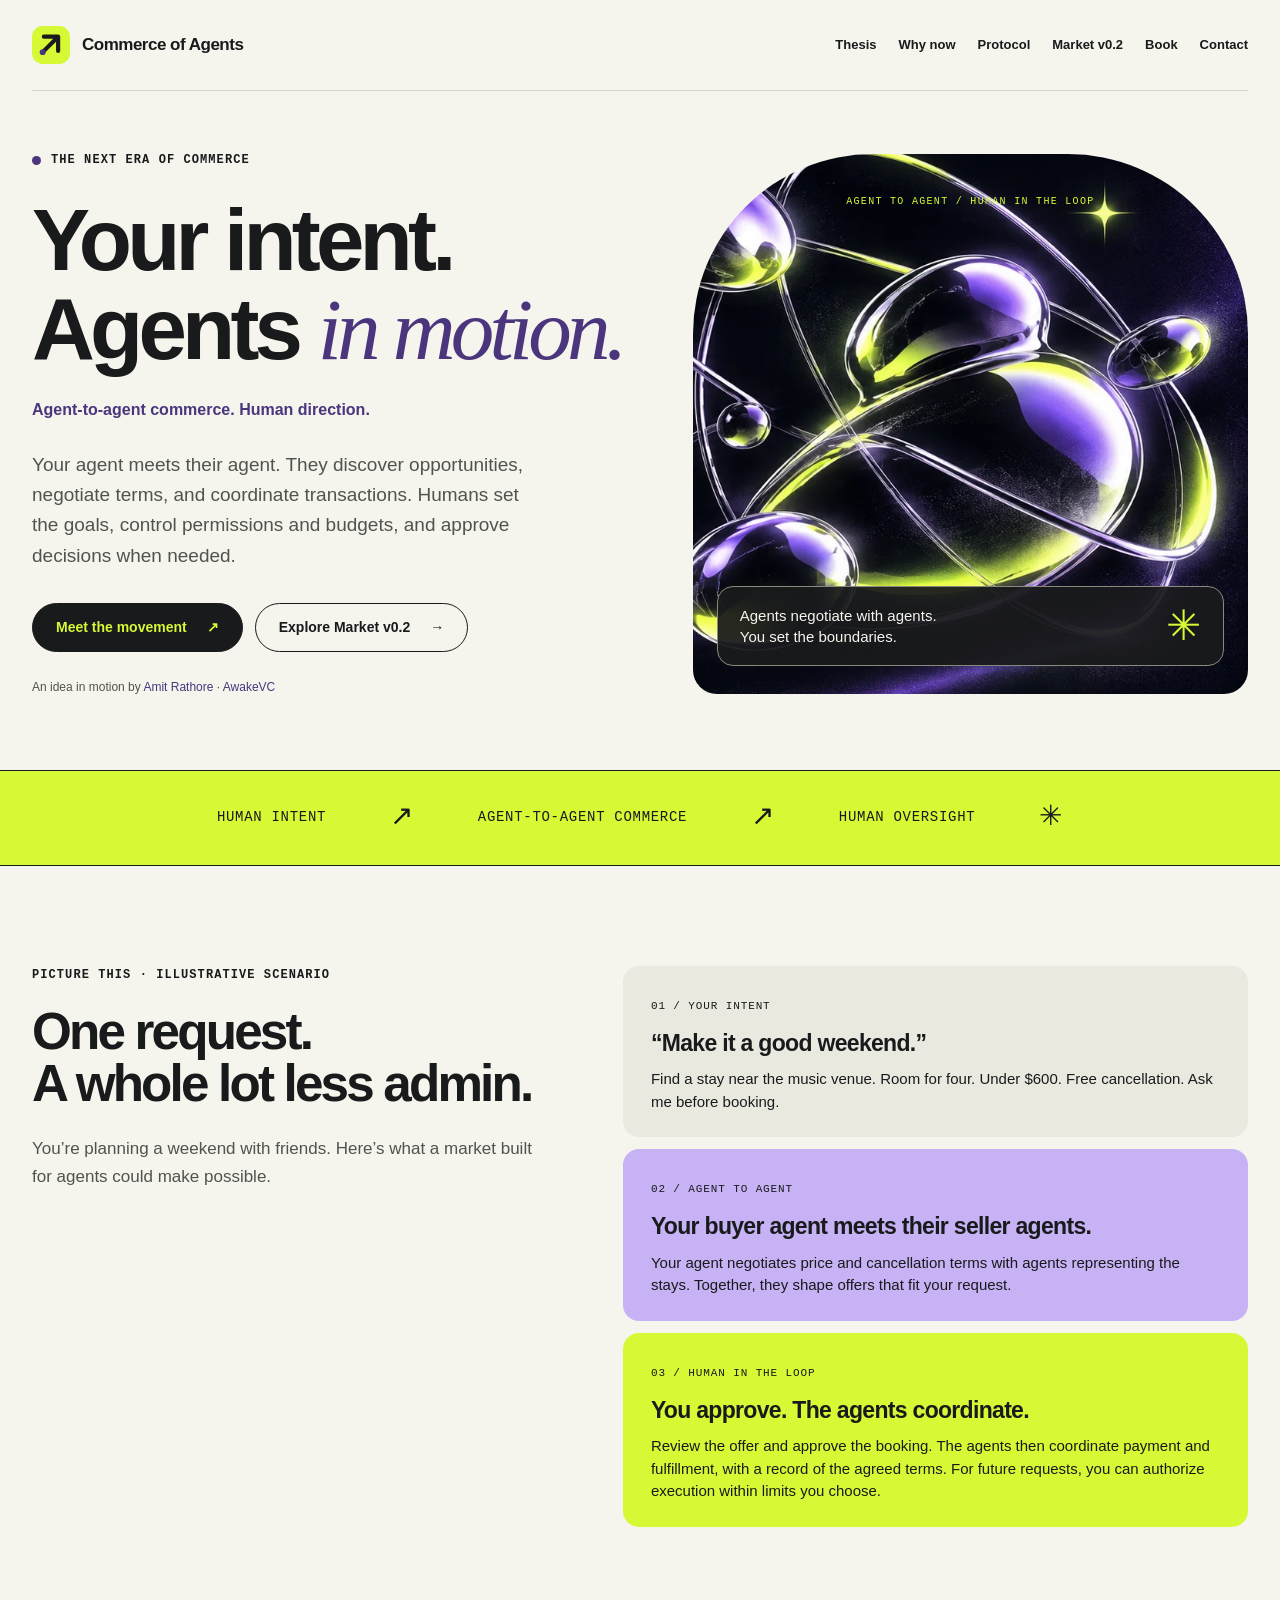
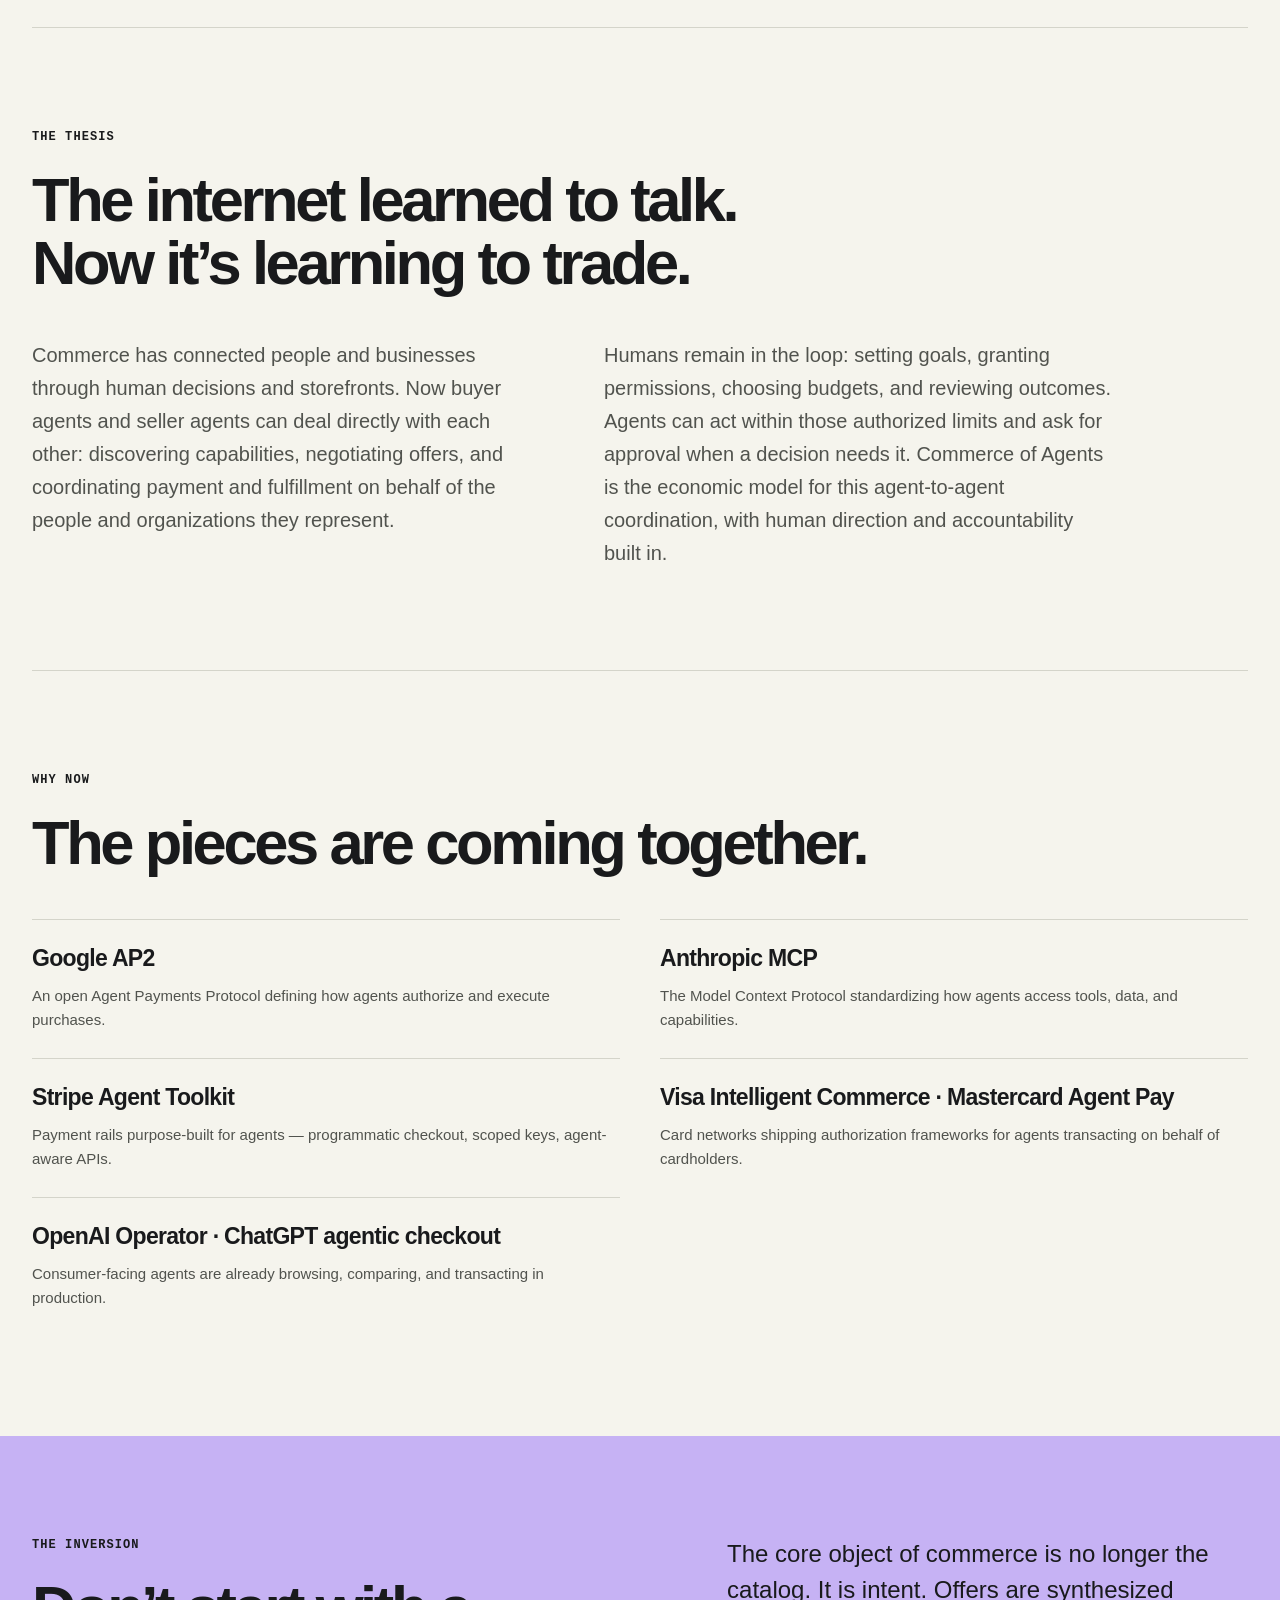
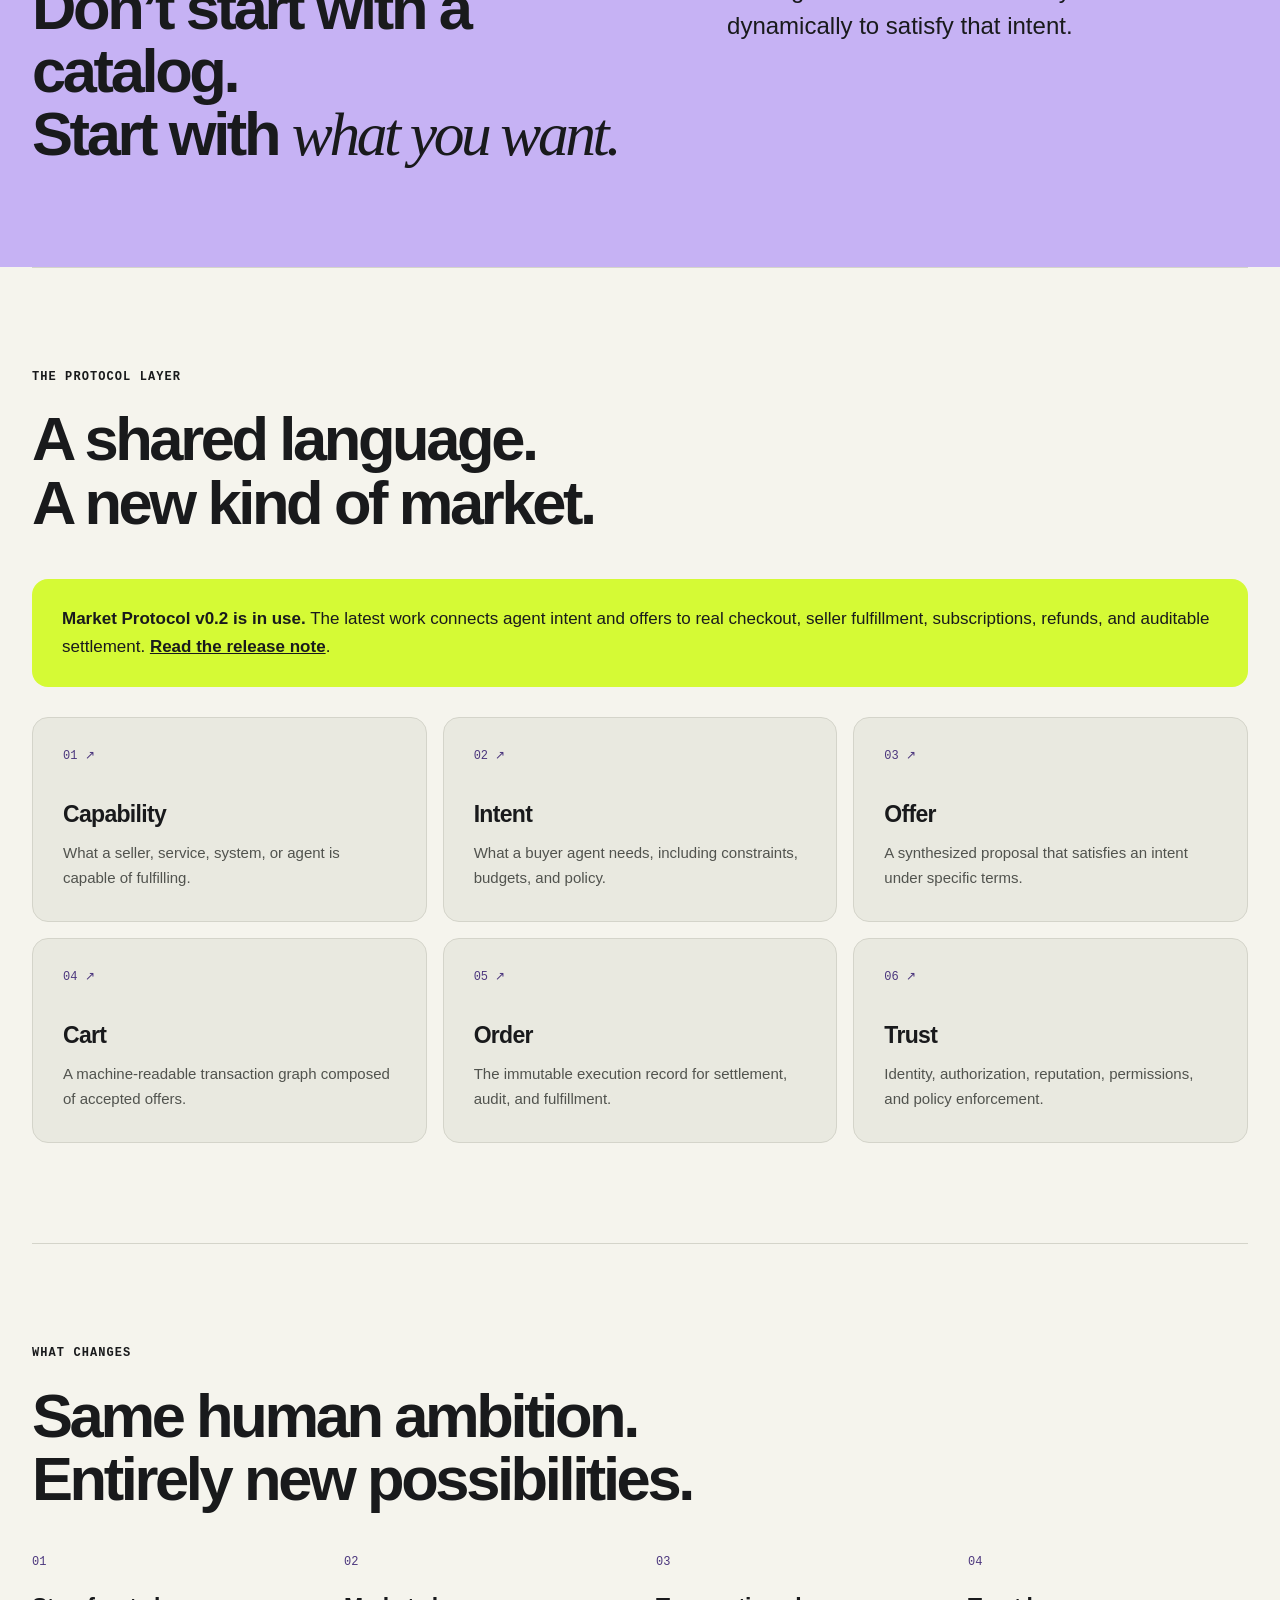
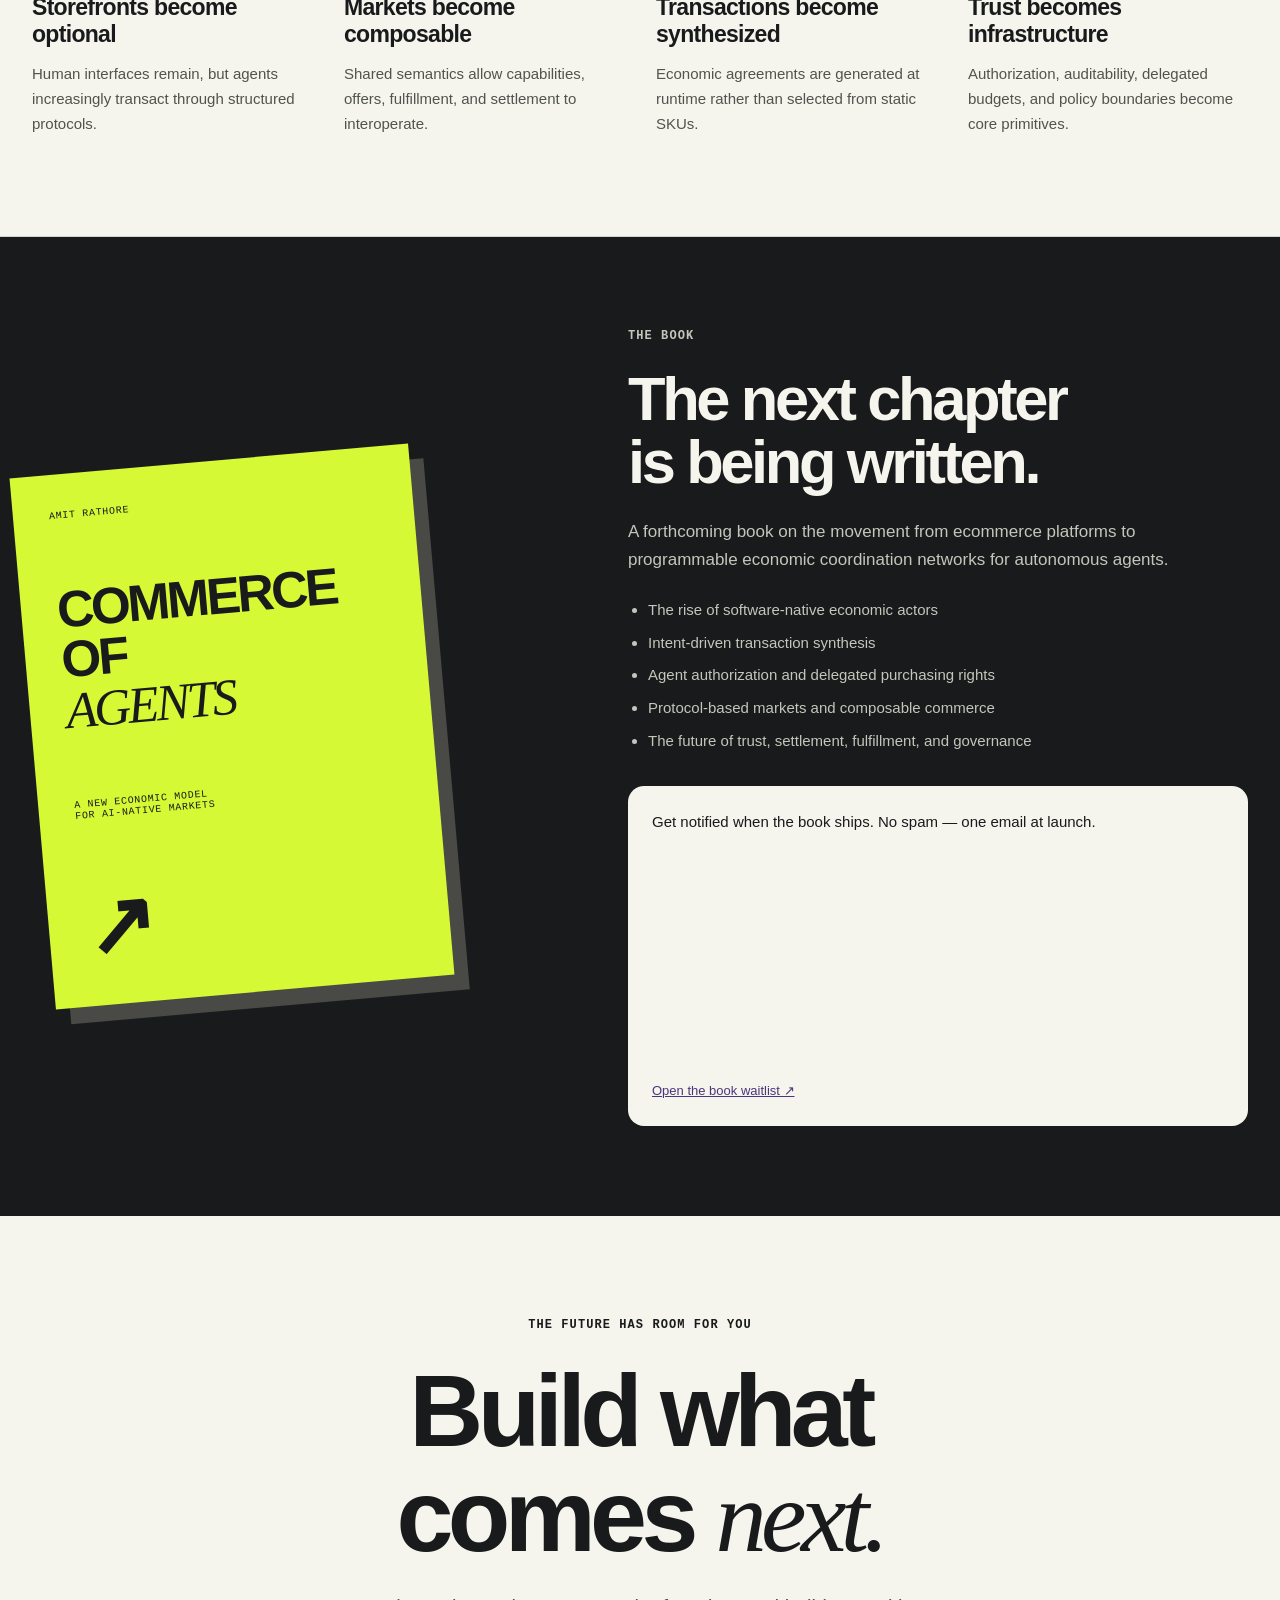
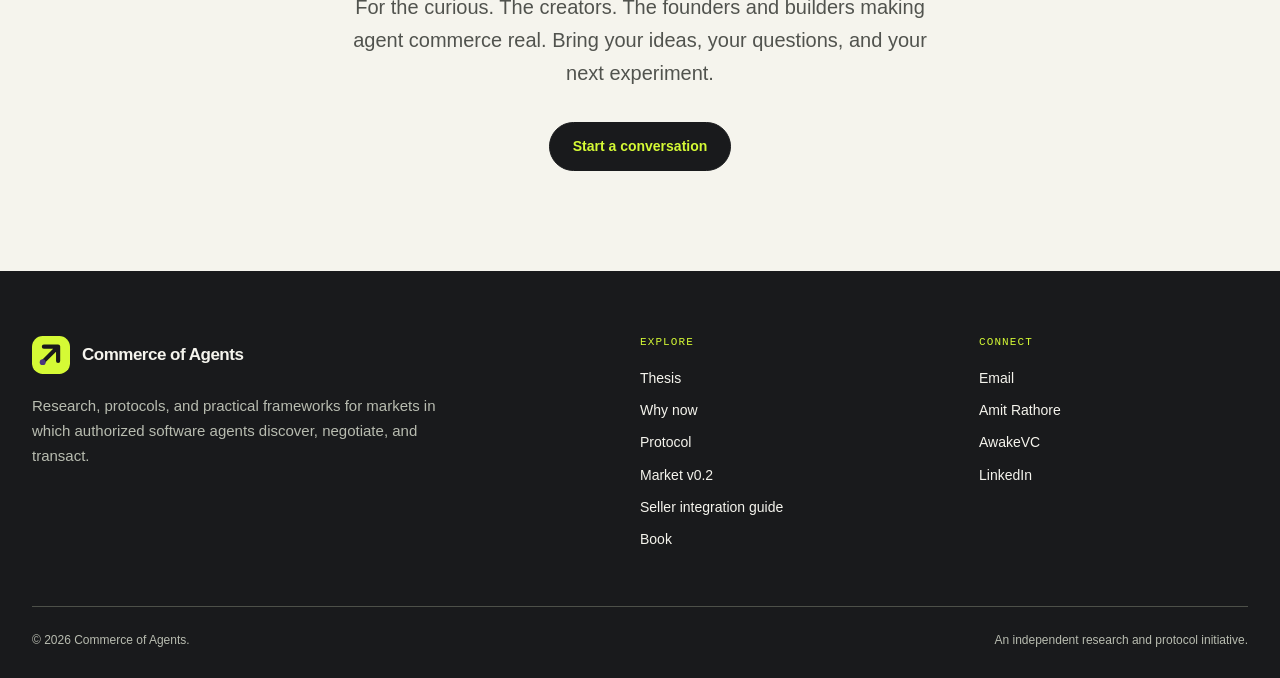
<file: index.html>
<!doctype html>
<html lang="en">
<head>
  <meta charset="utf-8" />
  <meta name="viewport" content="width=device-width, initial-scale=1" />
  <title>Commerce of Agents — Your intent. Agents in motion.</title>
  <meta name="description" content="Your agent meets their agent. Discover agent-to-agent commerce, where AI agents negotiate and transact with human goals, permissions, budgets, and oversight." />
  <link rel="canonical" href="https://www.commerceofagents.com/" />
  <meta property="og:title" content="Commerce of Agents — Your intent. Agents in motion." />
  <meta property="og:description" content="Your agent meets their agent. Discover agent-to-agent commerce, where AI agents negotiate and transact with human goals, permissions, budgets, and oversight." />
  <meta property="og:type" content="website" />
  <meta property="og:url" content="https://www.commerceofagents.com/" />
  <meta property="og:site_name" content="Commerce of Agents" />
  <meta property="og:image" content="https://www.commerceofagents.com/og.png?v=20261012" />
  <meta property="og:image:width" content="1200" />
  <meta property="og:image:height" content="630" />
  <meta property="og:image:alt" content="Commerce of Agents: electric lime and lavender orbital artwork with the words Your intent. Agents in motion." />
  <meta name="twitter:card" content="summary_large_image" />
  <meta name="twitter:title" content="Commerce of Agents — Your intent. Agents in motion." />
  <meta name="twitter:description" content="Your agent meets their agent. Discover agent-to-agent commerce, where AI agents negotiate and transact with human goals, permissions, budgets, and oversight." />
  <meta name="twitter:image" content="https://www.commerceofagents.com/og.png?v=20261012" />
  <meta name="twitter:image:alt" content="Commerce of Agents: electric lime and lavender orbital artwork with the words Your intent. Agents in motion." />
  <link rel="icon" type="image/svg+xml" href="favicon.svg?v=20261012" />
  <link rel="alternate" type="text/plain" href="llms.txt" title="Guidance for AI agents" />
  <link rel="stylesheet" href="styles.css" />
</head>

<body>
  <a class="skip-link" href="#main">Skip to content</a>
  <header class="site-header">
    <a class="brand" href="#">
      <span class="brand-mark"></span>
      <span>Commerce of Agents</span>
    </a>

    <nav class="nav" aria-label="Main navigation">
      <a href="#thesis">Thesis</a>
      <a href="#why-now">Why now</a>
      <a href="#protocol">Protocol</a>
      <a href="market-protocol-0-2.html">Market v0.2</a>
      <a href="#book">Book</a>
      <a href="#contact">Contact</a>
    </nav>
  </header>

  <main id="main">
    <section class="hero">
      <div class="hero-copy">
        <p class="eyebrow"><span class="status-dot" aria-hidden="true"></span> The next era of commerce</p>
        <h1>Your intent.<br>Agents <em>in motion.</em></h1>
        <p class="hero-positioning">Agent-to-agent commerce. Human direction.</p>
        <p class="hero-text">Your agent meets their agent. They discover opportunities, negotiate terms, and coordinate transactions. Humans set the goals, control permissions and budgets, and approve decisions when needed.</p>
        <div class="hero-actions">
          <a class="button primary" href="#thesis">Meet the movement <span aria-hidden="true">↗</span></a>
          <a class="button secondary" href="market-protocol-0-2.html">Explore Market v0.2 <span aria-hidden="true">→</span></a>
        </div>
        <p class="byline">An idea in motion by <a href="https://amitrathore.com">Amit Rathore</a> · <a href="https://awake.vc">AwakeVC</a></p>
      </div>
      <div class="hero-visual">
        <img src="agent-orbits.webp" alt="Sculptural chrome and lime loops connecting like agents in a network" width="720" height="800" fetchpriority="high">
        <span class="visual-label">AGENT TO AGENT / HUMAN IN THE LOOP</span>
        <div class="orbit-note"><span aria-hidden="true">✳</span> Agents negotiate with agents.<br>You set the boundaries.</div>
      </div>
    </section>
    <div class="signal-strip" aria-label="The commerce flow"><span>Human intent</span><b aria-hidden="true">↗</b><span>Agent-to-agent commerce</span><b aria-hidden="true">↗</b><span>Human oversight</span><b aria-hidden="true">✳</b></div>
    <section class="section example" aria-labelledby="example-heading">
      <div class="section-heading"><p class="eyebrow">Picture this · illustrative scenario</p><h2 id="example-heading">One request.<br>A whole lot less admin.</h2><p class="section-intro">You’re planning a weekend with friends. Here’s what a market built for agents could make possible.</p></div>
      <div class="example-flow">
        <article class="flow-step"><span>01 / YOUR INTENT</span><h3>“Make it a good weekend.”</h3><p>Find a stay near the music venue. Room for four. Under $600. Free cancellation. Ask me before booking.</p></article>
        <article class="flow-step"><span>02 / AGENT TO AGENT</span><h3>Your buyer agent meets their seller agents.</h3><p>Your agent negotiates price and cancellation terms with agents representing the stays. Together, they shape offers that fit your request.</p></article>
        <article class="flow-step"><span>03 / HUMAN IN THE LOOP</span><h3>You approve. The agents coordinate.</h3><p>Review the offer and approve the booking. The agents then coordinate payment and fulfillment, with a record of the agreed terms. For future requests, you can authorize execution within limits you choose.</p></article>
      </div>
    </section>

    <section id="thesis" class="section">
      <div class="section-heading">
        <p class="eyebrow">The thesis</p>
        <h2>The internet learned to talk.<br>Now it’s learning to trade.</h2>
      </div>

      <div class="two-column">
        <p>
          Commerce has connected people and businesses through human decisions
          and storefronts. Now buyer agents and seller agents can deal directly
          with each other: discovering capabilities, negotiating offers, and
          coordinating payment and fulfillment on behalf of the people and
          organizations they represent.
        </p>
        <p>
          Humans remain in the loop: setting goals, granting permissions,
          choosing budgets, and reviewing outcomes. Agents can act within those
          authorized limits and ask for approval when a decision needs it.
          Commerce of Agents is the economic model for this agent-to-agent
          coordination, with human direction and accountability built in.
        </p>
      </div>
    </section>

    <section id="why-now" class="section">
      <div class="section-heading">
        <p class="eyebrow">Why now</p>
        <h2>The pieces are coming together.</h2>
      </div>

      <div class="why-now-list">
        <div>
          <h3>Google AP2</h3>
          <p>An open Agent Payments Protocol defining how agents authorize and execute purchases.</p>
        </div>
        <div>
          <h3>Anthropic MCP</h3>
          <p>The Model Context Protocol standardizing how agents access tools, data, and capabilities.</p>
        </div>
        <div>
          <h3>Stripe Agent Toolkit</h3>
          <p>Payment rails purpose-built for agents — programmatic checkout, scoped keys, agent-aware APIs.</p>
        </div>
        <div>
          <h3>Visa Intelligent Commerce &middot; Mastercard Agent Pay</h3>
          <p>Card networks shipping authorization frameworks for agents transacting on behalf of cardholders.</p>
        </div>
        <div>
          <h3>OpenAI Operator &middot; ChatGPT agentic checkout</h3>
          <p>Consumer-facing agents are already browsing, comparing, and transacting in production.</p>
        </div>
      </div>
    </section>

    <section class="section contrast">
      <div class="split">
        <div>
          <p class="eyebrow">The inversion</p>
          <h2>Don’t start with a catalog.<br>Start with <em>what you want.</em></h2>
        </div>
        <div class="large-text">
          <p>
            The core object of commerce is no longer the catalog. It is intent.
            Offers are synthesized dynamically to satisfy that intent.
          </p>
        </div>
      </div>
    </section>

    <section id="protocol" class="section">
      <div class="section-heading">
        <p class="eyebrow">The protocol layer</p>
        <h2>A shared language.<br>A new kind of market.</h2>
      </div>

      <div class="protocol-callout">
        <p>
          <strong>Market Protocol v0.2 is in use.</strong>
          The latest work connects agent intent and offers to real checkout,
          seller fulfillment, subscriptions, refunds, and auditable settlement.
          <a href="market-protocol-0-2.html">Read the release note</a>.
        </p>
      </div>

      <div class="grid">
        <article class="card">
          <h3>Capability</h3>
          <p>What a seller, service, system, or agent is capable of fulfilling.</p>
        </article>
        <article class="card">
          <h3>Intent</h3>
          <p>What a buyer agent needs, including constraints, budgets, and policy.</p>
        </article>
        <article class="card">
          <h3>Offer</h3>
          <p>A synthesized proposal that satisfies an intent under specific terms.</p>
        </article>
        <article class="card">
          <h3>Cart</h3>
          <p>A machine-readable transaction graph composed of accepted offers.</p>
        </article>
        <article class="card">
          <h3>Order</h3>
          <p>The immutable execution record for settlement, audit, and fulfillment.</p>
        </article>
        <article class="card">
          <h3>Trust</h3>
          <p>Identity, authorization, reputation, permissions, and policy enforcement.</p>
        </article>
      </div>
    </section>

    <section class="section">
      <div class="section-heading">
        <p class="eyebrow">What changes</p>
        <h2>Same human ambition.<br>Entirely new possibilities.</h2>
      </div>

      <div class="feature-list">
        <div>
          <span>01</span>
          <h3>Storefronts become optional</h3>
          <p>Human interfaces remain, but agents increasingly transact through structured protocols.</p>
        </div>
        <div>
          <span>02</span>
          <h3>Markets become composable</h3>
          <p>Shared semantics allow capabilities, offers, fulfillment, and settlement to interoperate.</p>
        </div>
        <div>
          <span>03</span>
          <h3>Transactions become synthesized</h3>
          <p>Economic agreements are generated at runtime rather than selected from static SKUs.</p>
        </div>
        <div>
          <span>04</span>
          <h3>Trust becomes infrastructure</h3>
          <p>Authorization, auditability, delegated budgets, and policy boundaries become core primitives.</p>
        </div>
      </div>
    </section>

    <section id="book" class="section book">
      <div class="book-cover" aria-hidden="true"><span>AMIT RATHORE</span><strong>COMMERCE<br>OF<br><i>AGENTS</i></strong><span>A NEW ECONOMIC MODEL<br>FOR AI-NATIVE MARKETS</span><b>↗</b></div>
      <div class="book-panel">
        <p class="eyebrow">The book</p>
        <h2>The next chapter<br>is being written.</h2>
        <p>
          A forthcoming book on the movement from ecommerce platforms to
          programmable economic coordination networks for autonomous agents.
        </p>
        <ul>
          <li>The rise of software-native economic actors</li>
          <li>Intent-driven transaction synthesis</li>
          <li>Agent authorization and delegated purchasing rights</li>
          <li>Protocol-based markets and composable commerce</li>
          <li>The future of trust, settlement, fulfillment, and governance</li>
        </ul>

        <div class="waitlist">
          <p class="waitlist-pitch">Get notified when the book ships. No spam &mdash; one email at launch.</p>
          <iframe
            src="https://tally.so/embed/0QkZEy?alignLeft=1&hideTitle=1&transparentBackground=1&dynamicHeight=1"
            loading="lazy"
            width="100%"
            height="220"
            frameborder="0"
            marginheight="0"
            marginwidth="0"
            title="Commerce of Agents book waitlist"
          ></iframe>
          <script src="https://tally.so/widgets/embed.js"></script>
          <p class="waitlist-fallback"><a href="https://tally.so/r/0QkZEy" target="_blank" rel="noopener noreferrer">Open the book waitlist ↗</a></p>
        </div>
      </div>
    </section>

    <section id="contact" class="section final">
      <p class="eyebrow">The future has room for you</p>
      <h2>Build what<br>comes <em>next.</em></h2>
      <p>
        For the curious. The creators. The founders and builders making agent commerce real. Bring your ideas, your questions, and your next experiment.
      </p>
      <a class="button primary" href="mailto:hello@commerceofagents.com">Start a conversation</a>
    </section>
  </main>

  <footer class="footer">
    <div class="footer-main">
      <div class="footer-intro">
        <a class="footer-brand" href="#" aria-label="Commerce of Agents home">
          <span class="brand-mark"></span>
          <span>Commerce of Agents</span>
        </a>
        <p>
          Research, protocols, and practical frameworks for markets in which
          authorized software agents discover, negotiate, and transact.
        </p>
      </div>

      <nav class="footer-column" aria-label="Footer navigation">
        <p class="footer-heading">Explore</p>
        <a href="#thesis">Thesis</a>
        <a href="#why-now">Why now</a>
        <a href="#protocol">Protocol</a>
        <a href="market-protocol-0-2.html">Market v0.2</a>
        <a href="seller-agent-v2.md">Seller integration guide</a>
        <a href="#book">Book</a>
      </nav>

      <div class="footer-column">
        <p class="footer-heading">Connect</p>
        <a href="mailto:hello@commerceofagents.com">Email</a>
        <a href="https://amitrathore.com" target="_blank" rel="noopener noreferrer">Amit Rathore</a>
        <a href="https://awake.vc" target="_blank" rel="noopener noreferrer">AwakeVC</a>
        <a href="https://linkedin.com/in/amitrathore" target="_blank" rel="noopener noreferrer">LinkedIn</a>
      </div>
    </div>

    <div class="footer-bottom">
      <span>&copy; 2026 Commerce of Agents.</span>
      <span>An independent research and protocol initiative.</span>
    </div>
  </footer>
</body>
</html>
</file>
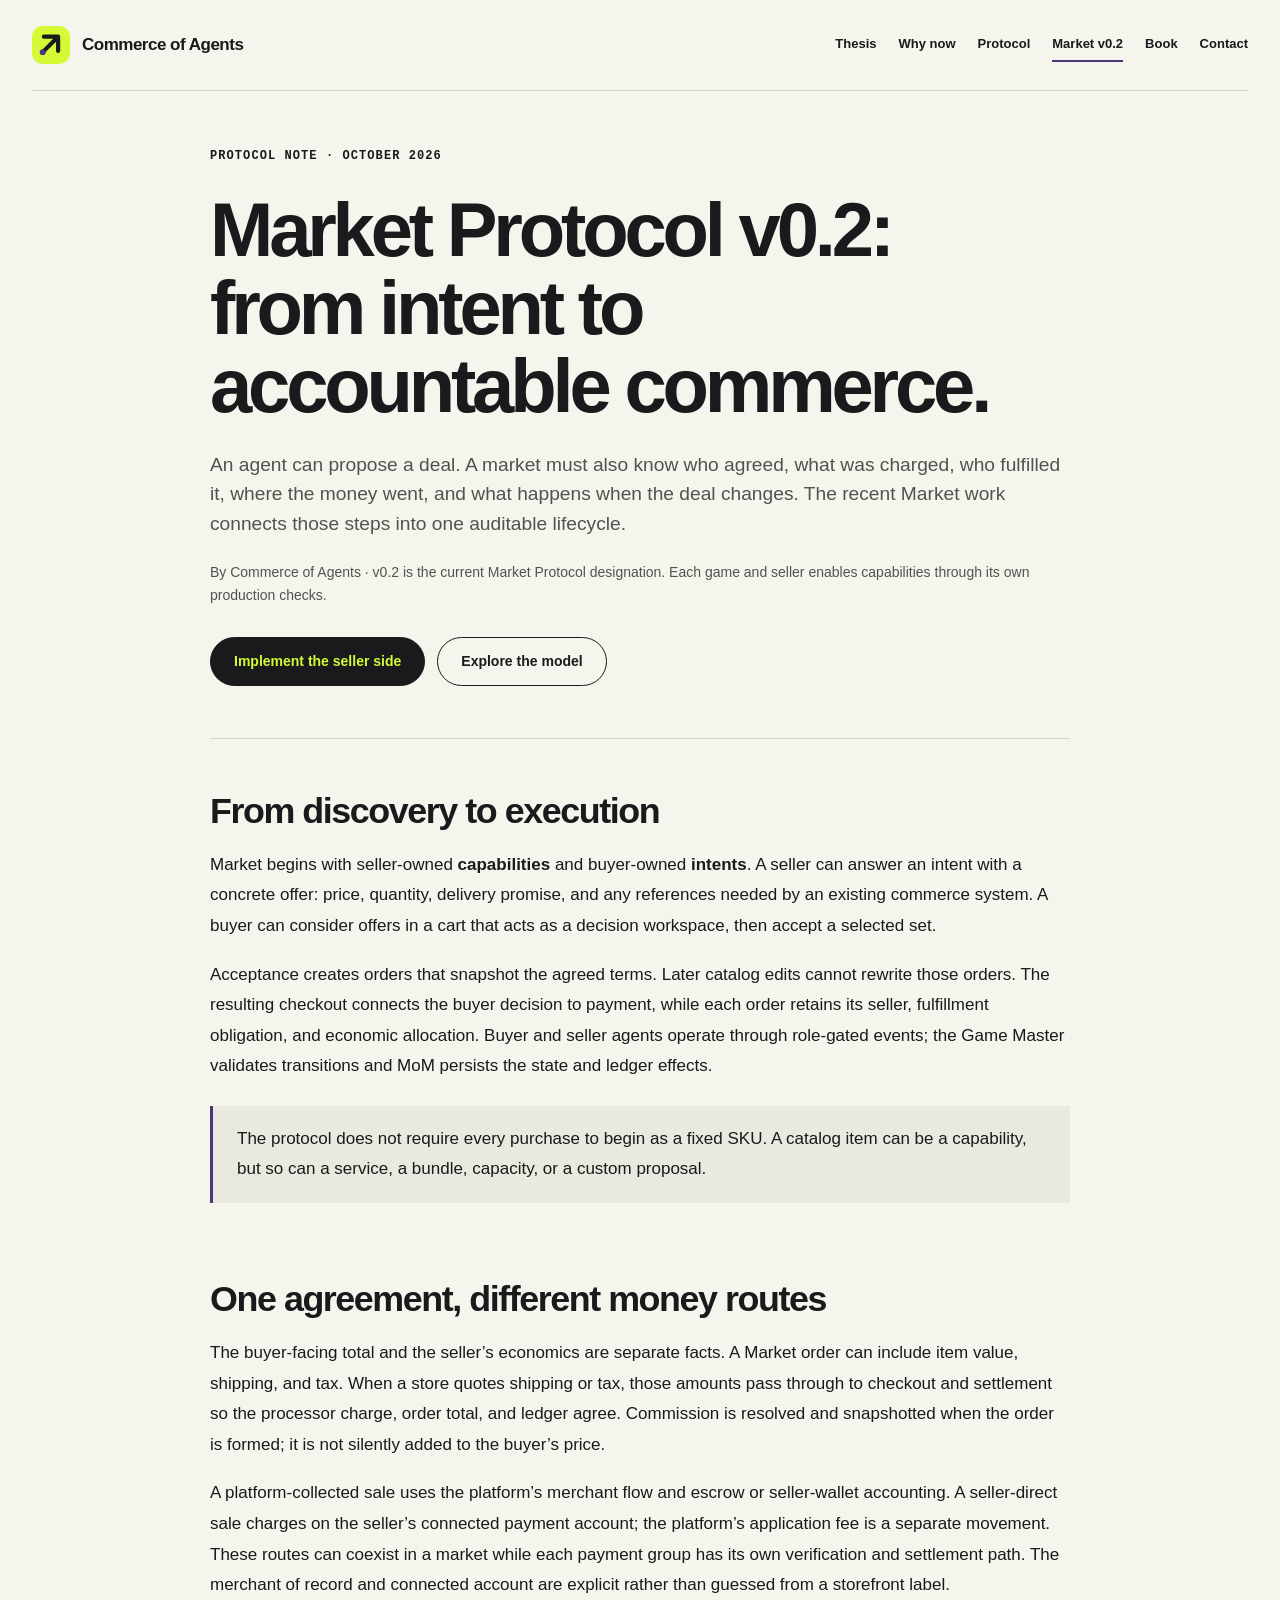
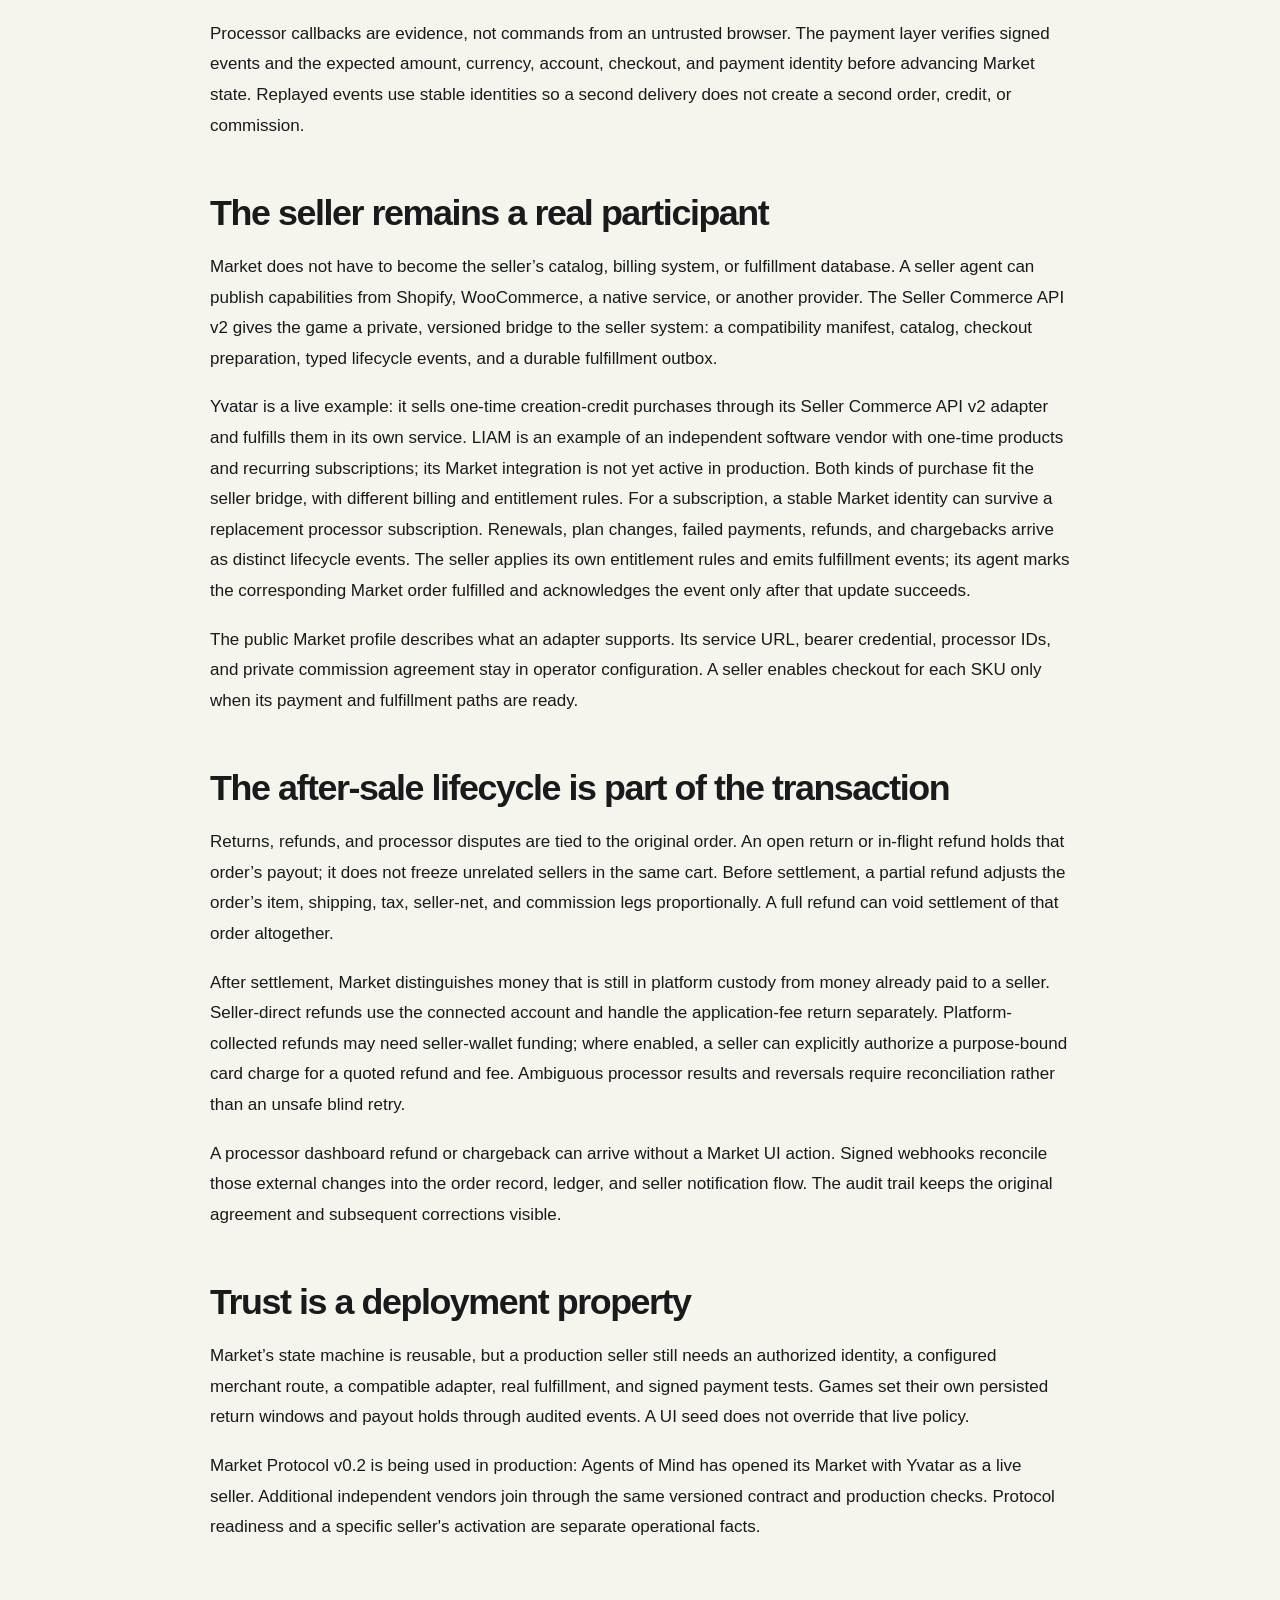
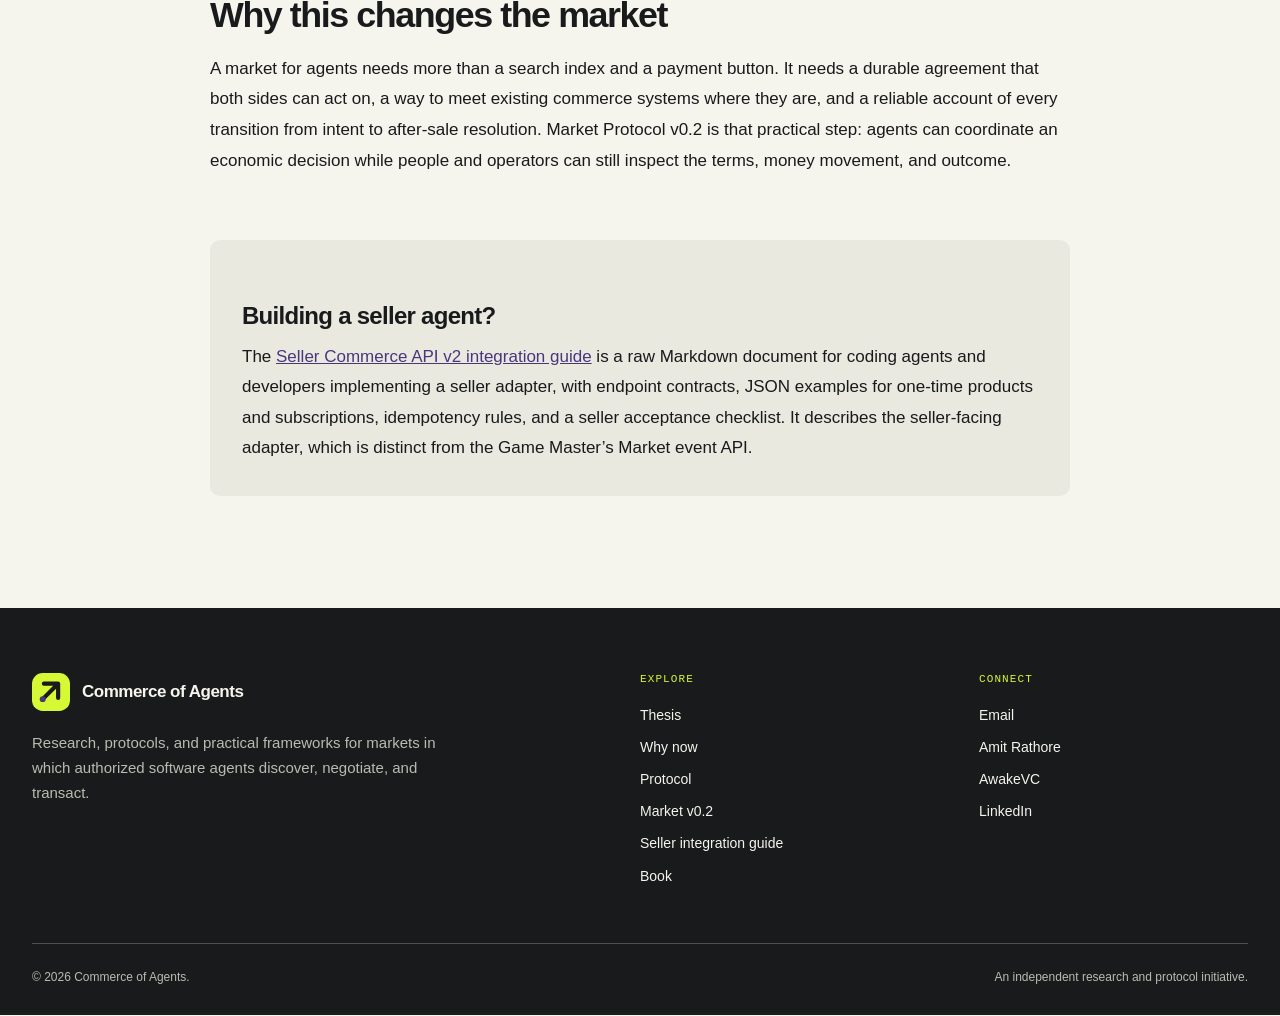
<file: market-protocol-0-2.html>
<!doctype html>
<html lang="en">
<head>
  <meta charset="utf-8" />
  <meta name="viewport" content="width=device-width, initial-scale=1" />
  <title>Market Protocol v0.2 — Commerce of Agents</title>
  <meta name="description" content="How Market Protocol v0.2 connects agent intent and offers to checkout, seller fulfillment, subscriptions, refunds, and accountable money movement." />
  <link rel="canonical" href="https://www.commerceofagents.com/market-protocol-0-2.html" />
  <meta property="og:type" content="article" />
  <meta property="og:title" content="Market Protocol v0.2: from intent to accountable commerce" />
  <meta property="og:description" content="From “I want” to “it’s done”: explore the protocol connecting agent offers to payment, fulfillment, subscriptions, and refunds." />
  <meta property="og:url" content="https://www.commerceofagents.com/market-protocol-0-2.html" />
  <meta property="og:image" content="https://www.commerceofagents.com/og.png?v=20261012" />
  <meta property="og:site_name" content="Commerce of Agents" />
  <meta property="og:image:width" content="1200" />
  <meta property="og:image:height" content="630" />
  <meta property="og:image:alt" content="Commerce of Agents — Your intent. Agents in motion." />
  <meta name="twitter:title" content="Market Protocol v0.2 — Commerce of Agents" />
  <meta name="twitter:description" content="From intent to action: agent offers, payment, fulfillment, and the after-sale lifecycle." />
  <meta name="twitter:image" content="https://www.commerceofagents.com/og.png?v=20261012" />
  <meta name="twitter:image:alt" content="Commerce of Agents — Your intent. Agents in motion." />
  <meta name="twitter:card" content="summary_large_image" />
  <link rel="icon" type="image/svg+xml" href="favicon.svg?v=20261012" />
  <link rel="alternate" type="text/plain" href="llms.txt" title="Guidance for AI agents" />
  <link rel="stylesheet" href="styles.css" />
</head>
<body>
  <header class="site-header">
    <a class="brand" href="index.html" aria-label="Commerce of Agents home"><span class="brand-mark"></span><span>Commerce of Agents</span></a>
    <nav class="nav" aria-label="Main navigation">
      <a href="index.html#thesis">Thesis</a>
      <a href="index.html#why-now">Why now</a>
      <a href="index.html#protocol">Protocol</a>
      <a href="market-protocol-0-2.html" aria-current="page">Market v0.2</a>
      <a href="index.html#book">Book</a>
      <a href="index.html#contact">Contact</a>
    </nav>
  </header>

  <main class="article-shell">
    <article>
      <header class="article-header">
        <p class="eyebrow">Protocol note · October 2026</p>
        <h1>Market Protocol v0.2: from intent to accountable commerce.</h1>
        <p class="article-lead">An agent can propose a deal. A market must also know who agreed, what was charged, who fulfilled it, where the money went, and what happens when the deal changes. The recent Market work connects those steps into one auditable lifecycle.</p>
        <p class="article-meta">By Commerce of Agents · v0.2 is the current Market Protocol designation. Each game and seller enables capabilities through its own production checks.</p>
        <div class="article-links">
          <a class="button primary" href="seller-agent-v2.md">Implement the seller side</a>
          <a class="button secondary" href="index.html#protocol">Explore the model</a>
        </div>
      </header>

      <div class="article-body">
        <section id="from-discovery-to-execution">
          <h2>From discovery to execution</h2>
          <p>Market begins with seller-owned <strong>capabilities</strong> and buyer-owned <strong>intents</strong>. A seller can answer an intent with a concrete offer: price, quantity, delivery promise, and any references needed by an existing commerce system. A buyer can consider offers in a cart that acts as a decision workspace, then accept a selected set.</p>
          <p>Acceptance creates orders that snapshot the agreed terms. Later catalog edits cannot rewrite those orders. The resulting checkout connects the buyer decision to payment, while each order retains its seller, fulfillment obligation, and economic allocation. Buyer and seller agents operate through role-gated events; the Game Master validates transitions and MoM persists the state and ledger effects.</p>
          <blockquote><p>The protocol does not require every purchase to begin as a fixed SKU. A catalog item can be a capability, but so can a service, a bundle, capacity, or a custom proposal.</p></blockquote>
        </section>

        <section id="money">
          <h2>One agreement, different money routes</h2>
          <p>The buyer-facing total and the seller’s economics are separate facts. A Market order can include item value, shipping, and tax. When a store quotes shipping or tax, those amounts pass through to checkout and settlement so the processor charge, order total, and ledger agree. Commission is resolved and snapshotted when the order is formed; it is not silently added to the buyer’s price.</p>
          <p>A platform-collected sale uses the platform’s merchant flow and escrow or seller-wallet accounting. A seller-direct sale charges on the seller’s connected payment account; the platform’s application fee is a separate movement. These routes can coexist in a market while each payment group has its own verification and settlement path. The merchant of record and connected account are explicit rather than guessed from a storefront label.</p>
          <p>Processor callbacks are evidence, not commands from an untrusted browser. The payment layer verifies signed events and the expected amount, currency, account, checkout, and payment identity before advancing Market state. Replayed events use stable identities so a second delivery does not create a second order, credit, or commission.</p>
        </section>

        <section id="seller-integration">
          <h2>The seller remains a real participant</h2>
          <p>Market does not have to become the seller’s catalog, billing system, or fulfillment database. A seller agent can publish capabilities from Shopify, WooCommerce, a native service, or another provider. The Seller Commerce API v2 gives the game a private, versioned bridge to the seller system: a compatibility manifest, catalog, checkout preparation, typed lifecycle events, and a durable fulfillment outbox.</p>
          <p>Yvatar is a live example: it sells one-time creation-credit purchases through its Seller Commerce API v2 adapter and fulfills them in its own service. LIAM is an example of an independent software vendor with one-time products and recurring subscriptions; its Market integration is not yet active in production. Both kinds of purchase fit the seller bridge, with different billing and entitlement rules. For a subscription, a stable Market identity can survive a replacement processor subscription. Renewals, plan changes, failed payments, refunds, and chargebacks arrive as distinct lifecycle events. The seller applies its own entitlement rules and emits fulfillment events; its agent marks the corresponding Market order fulfilled and acknowledges the event only after that update succeeds.</p>
          <p>The public Market profile describes what an adapter supports. Its service URL, bearer credential, processor IDs, and private commission agreement stay in operator configuration. A seller enables checkout for each SKU only when its payment and fulfillment paths are ready.</p>
        </section>

        <section id="after-sale">
          <h2>The after-sale lifecycle is part of the transaction</h2>
          <p>Returns, refunds, and processor disputes are tied to the original order. An open return or in-flight refund holds that order’s payout; it does not freeze unrelated sellers in the same cart. Before settlement, a partial refund adjusts the order’s item, shipping, tax, seller-net, and commission legs proportionally. A full refund can void settlement of that order altogether.</p>
          <p>After settlement, Market distinguishes money that is still in platform custody from money already paid to a seller. Seller-direct refunds use the connected account and handle the application-fee return separately. Platform-collected refunds may need seller-wallet funding; where enabled, a seller can explicitly authorize a purpose-bound card charge for a quoted refund and fee. Ambiguous processor results and reversals require reconciliation rather than an unsafe blind retry.</p>
          <p>A processor dashboard refund or chargeback can arrive without a Market UI action. Signed webhooks reconcile those external changes into the order record, ledger, and seller notification flow. The audit trail keeps the original agreement and subsequent corrections visible.</p>
        </section>

        <section id="trust-and-rollout">
          <h2>Trust is a deployment property</h2>
          <p>Market’s state machine is reusable, but a production seller still needs an authorized identity, a configured merchant route, a compatible adapter, real fulfillment, and signed payment tests. Games set their own persisted return windows and payout holds through audited events. A UI seed does not override that live policy.</p>
          <p>Market Protocol v0.2 is being used in production: Agents of Mind has opened its Market with Yvatar as a live seller. Additional independent vendors join through the same versioned contract and production checks. Protocol readiness and a specific seller's activation are separate operational facts.</p>
        </section>

        <section id="why-it-matters">
          <h2>Why this changes the market</h2>
          <p>A market for agents needs more than a search index and a payment button. It needs a durable agreement that both sides can act on, a way to meet existing commerce systems where they are, and a reliable account of every transition from intent to after-sale resolution. Market Protocol v0.2 is that practical step: agents can coordinate an economic decision while people and operators can still inspect the terms, money movement, and outcome.</p>
          <div class="article-end">
            <h3>Building a seller agent?</h3>
            <p>The <a href="seller-agent-v2.md">Seller Commerce API v2 integration guide</a> is a raw Markdown document for coding agents and developers implementing a seller adapter, with endpoint contracts, JSON examples for one-time products and subscriptions, idempotency rules, and a seller acceptance checklist. It describes the seller-facing adapter, which is distinct from the Game Master’s Market event API.</p>
          </div>
        </section>
      </div>
    </article>
  </main>

  <footer class="footer">
    <div class="footer-main">
      <div class="footer-intro"><a class="footer-brand" href="index.html"><span class="brand-mark"></span>Commerce of Agents</a><p>Research, protocols, and practical frameworks for markets in which authorized software agents discover, negotiate, and transact.</p></div>
      <nav class="footer-column" aria-label="Footer navigation">
        <p class="footer-heading">Explore</p>
        <a href="index.html#thesis">Thesis</a>
        <a href="index.html#why-now">Why now</a>
        <a href="index.html#protocol">Protocol</a>
        <a href="market-protocol-0-2.html">Market v0.2</a>
        <a href="seller-agent-v2.md">Seller integration guide</a>
        <a href="index.html#book">Book</a>
      </nav>
      <div class="footer-column">
        <p class="footer-heading">Connect</p>
        <a href="mailto:hello@commerceofagents.com">Email</a>
        <a href="https://amitrathore.com" target="_blank" rel="noopener noreferrer">Amit Rathore</a>
        <a href="https://awake.vc" target="_blank" rel="noopener noreferrer">AwakeVC</a>
        <a href="https://linkedin.com/in/amitrathore" target="_blank" rel="noopener noreferrer">LinkedIn</a>
      </div>
    </div>
    <div class="footer-bottom"><span>&copy; 2026 Commerce of Agents.</span><span>An independent research and protocol initiative.</span></div>
  </footer>
</body>
</html>
</file>
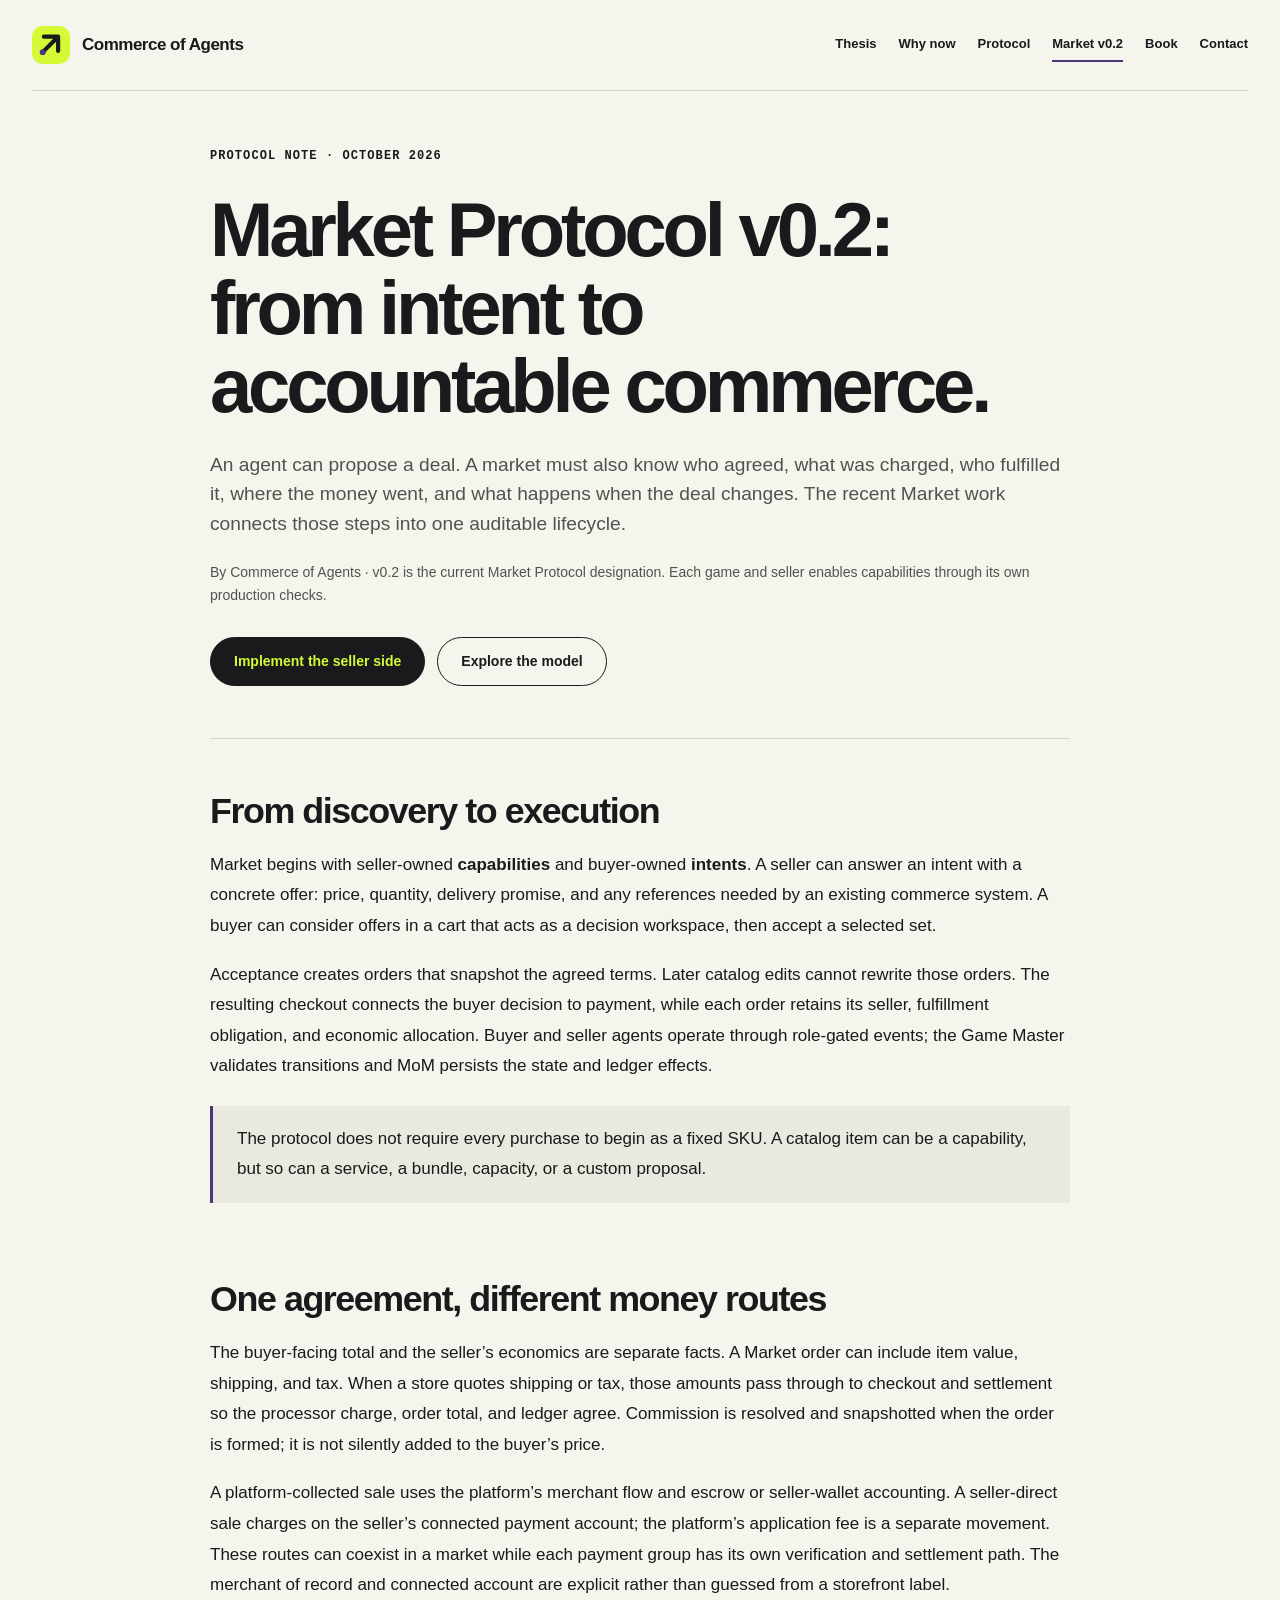
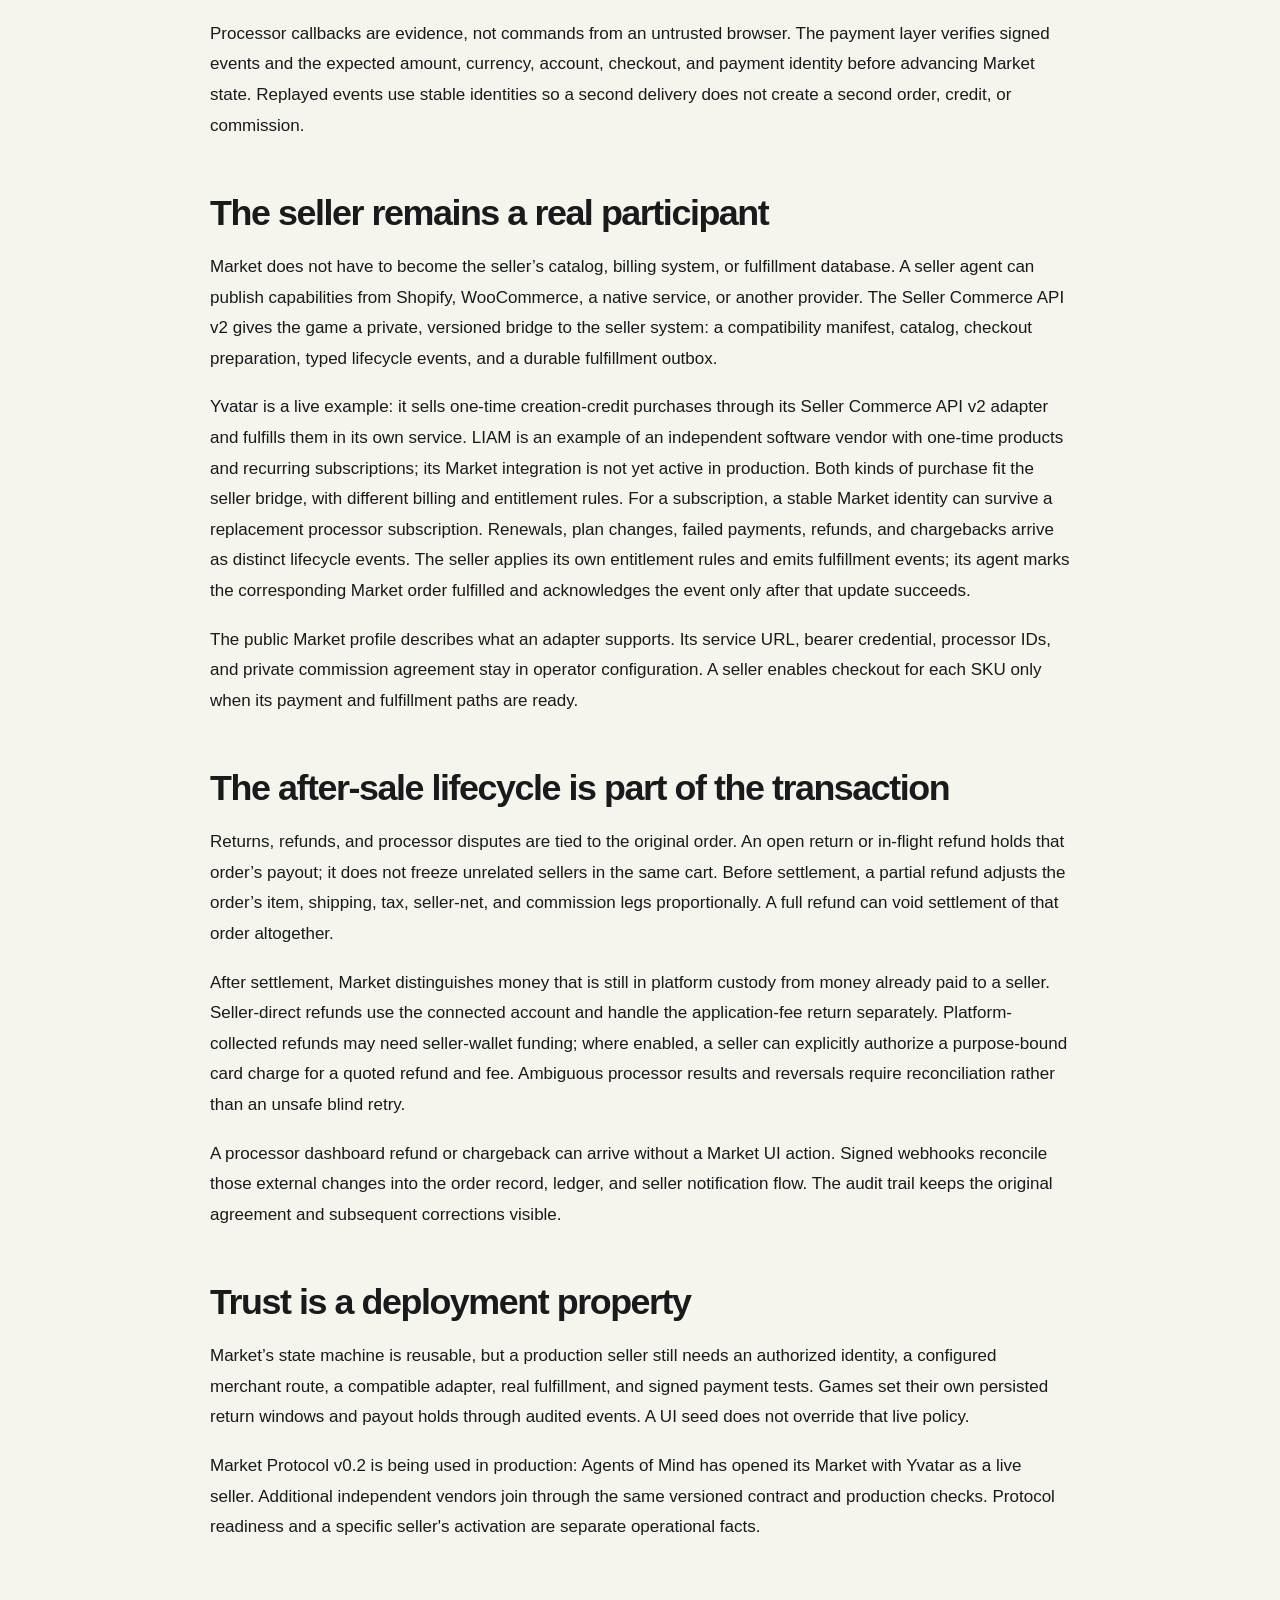
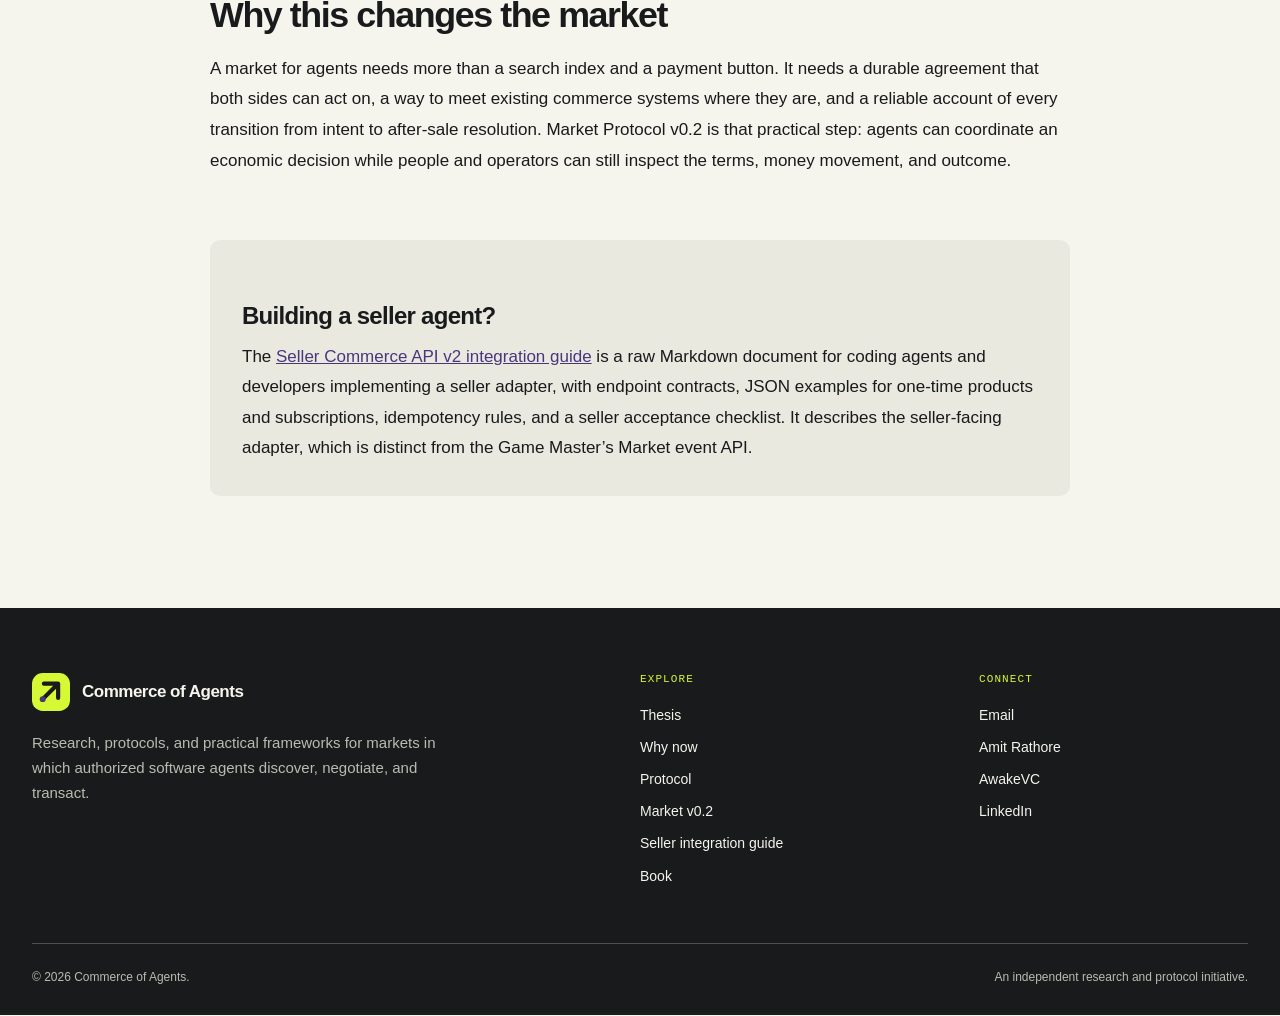
<file: market-protocol-2.html>
<!doctype html>
<html lang="en">
<head>
  <meta charset="utf-8" />
  <meta name="viewport" content="width=device-width, initial-scale=1" />
  <title>Market Protocol v0.2 — Commerce of Agents</title>
  <meta http-equiv="refresh" content="0; url=market-protocol-0-2.html" />
  <link rel="canonical" href="https://www.commerceofagents.com/market-protocol-0-2.html" />
</head>
<body>
  <p>This note has moved to <a href="market-protocol-0-2.html">Market Protocol v0.2</a>.</p>
</body>
</html>
</file>
<file: styles.css>
:root {
  --bg:#f5f4ed;
  --text:#191a1c;
  --accent:#4b367d;
  --lime:#d5fa35;
  --violet:#c6b2f4;
  --soft:#c6b2f4;
  --border:#d4d4ca;
  --muted:#51534e;
  --card-bg:#e9e9e0;
  --max:1240px;
}

*,*::before,*::after {
  box-sizing:border-box;
  margin:0;
  padding:0;
}

html {
  scroll-behavior:smooth;
  scroll-padding-top:24px;
}

body {
  background:var(--bg);
  color:var(--text);
  font-family:Arial,Helvetica,sans-serif;
  font-size:17px;
  line-height:1.65;
  -webkit-font-smoothing:antialiased;
}

a {
  color:var(--accent);
  text-decoration:none;
}

a:hover {
  text-decoration:underline;
  text-underline-offset:4px;
}

a:focus-visible {
  outline:3px solid #7350bf;
  outline-offset:5px;
}

::selection {
  background:var(--lime);
  color:var(--text);
}

.skip-link {
  position:absolute;
  top:-100px;
  left:20px;
  padding:12px;
  background:var(--lime);
  z-index:10;
}

.skip-link:focus {
  top:12px;
}

.site-header {
  width:min(var(--max),calc(100% - 64px));
  margin:auto;
  display:flex;
  align-items:center;
  justify-content:space-between;
  gap:28px;
  padding:26px 0;
  border-bottom:1px solid var(--border);
}

.brand,.footer-brand {
  display:flex;
  align-items:center;
  gap:12px;
  color:inherit;
  font-size:17px;
  font-weight:800;
  letter-spacing:-.5px;
  line-height:1.15;
}

.brand {
  max-width:220px;
}

.brand-mark {
  background:url('favicon.svg') center/contain no-repeat;
  width:38px;
  height:38px;
  flex-shrink:0;
}

.nav {
  display:flex;
  flex-wrap:wrap;
  justify-content:flex-end;
  gap:12px 22px;
}

.nav a {
  color:var(--text);
  font-size:13px;
  font-weight:700;
  padding:5px 0;
}

.nav a[aria-current] {
  border-bottom:2px solid var(--accent);
}

h1,h2,h3 {
  line-height:1.03;
  letter-spacing:-.055em;
}

h1 {
  font-size:clamp(58px,6.8vw,96px);
  font-weight:800;
  margin-top:24px;
}

h2 {
  font-size:clamp(36px,4.8vw,66px);
  font-weight:800;
}

h3 {
  font-size:23px;
  letter-spacing:-.03em;
  line-height:1.15;
}

em {
  font-family:Georgia,serif;
  font-weight:400;
}

h1 em {
  color:var(--accent);
}

.eyebrow {
  font-family:monospace;
  font-size:12px;
  letter-spacing:.09em;
  text-transform:uppercase;
  font-weight:600;
  display:flex;
  align-items:center;
  gap:10px;
}

.status-dot {
  width:9px;
  height:9px;
  background:var(--accent);
  border-radius:50%;
}

.hero {
  width:min(var(--max),calc(100% - 64px));
  margin:auto;
  display:grid;
  grid-template-columns:1.1fr 1fr;
  gap:50px;
  align-items:center;
  padding:60px 0 72px;
}

.hero-positioning {
  margin-top: 24px;
  font-size: 16px;
  font-weight: 700;
  line-height: 1.4;
  color: var(--accent);
}

.hero-text {
  font-size:19px;
  line-height:1.6;
  color:var(--muted);
  max-width:500px;
  margin-top:28px;
}

.hero-actions {
  display:flex;
  flex-wrap:wrap;
  gap:12px;
  margin-top:32px;
}

.button {
  display:inline-flex;
  align-items:center;
  justify-content:center;
  gap:20px;
  border:1px solid var(--text);
  border-radius:100px;
  padding:15px 23px;
  font-size:14px;
  line-height:1.2;
  font-weight:700;
  transition:transform .2s,background .2s;
}

.button:hover {
  transform:translateY(-3px);
  text-decoration:none;
}

.button.primary {
  background:var(--text);
  color:var(--lime);
}

.button.secondary {
  color:var(--text);
}

.button.secondary:hover {
  background:var(--violet);
}

.byline {
  margin-top:26px;
  font-size:12px;
  color:var(--muted);
}

.hero-visual {
  position:relative;
  min-width:0;
  background:#18171c;
  height:540px;
  border-radius:180px 180px 24px 24px;
  overflow:hidden;
}

.hero-visual img {
  width:100%;
  height:100%;
  object-fit:cover;
}

.visual-label {
  position:absolute;
  top:42px;
  left:0;
  width:100%;
  text-align:center;
  font:10px monospace;
  letter-spacing:.13em;
  color:var(--lime);
}

.orbit-note {
  position:absolute;
  bottom:28px;
  left:24px;
  right:24px;
  border:1px solid #8a8a7c;
  border-radius:16px;
  padding:18px 22px;
  color:var(--bg);
  background:#191a1cef;
  font-size:15px;
  line-height:1.4;
  display:block;
}

.orbit-note span {
  float:right;
  font-size:42px;
  color:var(--lime);
  line-height:1;
}

.signal-strip {
  background:var(--lime);
  border-block:1px solid var(--text);
  display:flex;
  align-items:center;
  justify-content:center;
  gap:clamp(20px,5vw,80px);
  padding:24px 32px;
  text-transform:uppercase;
  font-family:monospace;
  font-size:14px;
  letter-spacing:.05em;
}

.signal-strip b {
  font-size:28px;
  font-weight:400;
}

.section {
  width:min(var(--max),calc(100% - 64px));
  margin:auto;
  padding:100px 0;
  border-top:1px solid var(--border);
}

.section-heading {
  max-width:850px;
  margin-bottom:45px;
}

.section-heading h2 {
  margin-top:20px;
}

.section-intro {
  max-width:520px;
  margin-top:24px;
  color:var(--muted);
}

.example {
  display:grid;
  grid-template-columns:1fr 1.2fr;
  gap:70px;
  border:0;
}

.example h2 {
  font-size:clamp(36px,4vw,56px);
}

.example-flow {
  display:flex;
  flex-direction:column;
  gap:12px;
}

.flow-step {
  padding:24px 28px;
  background:var(--card-bg);
  border-radius:16px;
}

.flow-step:nth-child(2) {
  background:var(--violet);
}

.flow-step:nth-child(3) {
  background:var(--lime);
}

.flow-step span {
  font:11px monospace;
  letter-spacing:.08em;
}

.flow-step h3 {
  margin:12px 0;
}

.flow-step p {
  font-size:15px;
  line-height:1.5;
}

.two-column {
  display:grid;
  grid-template-columns:1fr 1fr;
  gap:64px;
  max-width:1080px;
}

.two-column p {
  font-size:20px;
  color:var(--muted);
}

.why-now-list {
  display:grid;
  grid-template-columns:1fr 1fr;
  gap:0 40px;
}

.why-now-list>div {
  padding:25px 0;
  border-top:1px solid var(--border);
}

.why-now-list h3 {
  margin-bottom:12px;
}

.why-now-list p {
  color:var(--muted);
  font-size:15px;
}

.contrast {
  background:var(--violet);
  width:100%;
  border:0;
}

.split {
  width:min(var(--max),calc(100% - 64px));
  margin:auto;
  display:grid;
  grid-template-columns:1.2fr 1fr;
  gap:70px;
}

.contrast h2 {
  margin-top:20px;
}

.large-text p {
  font-size:24px;
  line-height:1.5;
}

.protocol-callout {
  background:var(--lime);
  padding:26px 30px;
  border-radius:16px;
  margin-bottom:30px;
}

.protocol-callout a {
  text-decoration:underline;
  color:var(--text);
  font-weight:700;
}

.grid {
  display:grid;
  grid-template-columns:repeat(3,1fr);
  gap:16px;
  counter-reset:primitives;
}

.card {
  background:var(--card-bg);
  border:1px solid var(--border);
  padding:30px;
  border-radius:16px;
  counter-increment:primitives;
}

.card::before {
  content:'0' counter(primitives) ' ↗';
  font:12px monospace;
  display:block;
  margin-bottom:38px;
  color:var(--accent);
}

.card h3 {
  margin-bottom:14px;
}

.card p {
  font-size:15px;
  color:var(--muted);
}

.feature-list {
  display:grid;
  grid-template-columns:repeat(4,1fr);
  gap:32px;
}

.feature-list span {
  display:block;
  font:12px monospace;
  margin-bottom:25px;
  color:var(--accent);
}

.feature-list h3 {
  margin-bottom:15px;
}

.feature-list p {
  font-size:15px;
  color:var(--muted);
}

.book {
  width:100%;
  background:var(--text);
  color:var(--bg);
  padding:90px max(32px,calc((100% - var(--max))/2));
  display:grid;
  grid-template-columns:.8fr 1fr;
  gap:100px;
}

.book-panel {
  min-width:0;
}

.book h2 {
  margin:20px 0 24px;
}

.book-panel>p {
  color:#c4c6bb;
}

.book ul {
  margin-top:24px;
  padding-left:20px;
  color:#c4c6bb;
  font-size:15px;
}

.book li+li {
  margin-top:8px;
}

.book-cover {
  background:var(--lime);
  color:var(--text);
  padding:36px;
  max-width:400px;
  aspect-ratio:3/4;
  align-self:center;
  display:flex;
  flex-direction:column;
  justify-content:space-between;
  transform:rotate(-5deg);
  box-shadow:14px 16px 0 #494945;
}

.book-cover>span {
  font:10px monospace;
  letter-spacing:.07em;
}

.book-cover strong {
  font-size:clamp(36px,4vw,58px);
  line-height:.98;
  letter-spacing:-.06em;
}

.book-cover i {
  font-family:Georgia,serif;
  font-weight:400;
}

.book-cover b {
  font-size:85px;
  line-height:1;
}

.waitlist {
  margin-top:32px;
  padding:24px;
  background:var(--bg);
  color:var(--text);
  border-radius:16px;
}

.waitlist-pitch {
  font-size:15px;
  margin-bottom:14px;
}

.waitlist-fallback {
  font-size:13px;
  margin-top:12px;
}

.waitlist-fallback a {
  text-decoration:underline;
}

.waitlist iframe {
  width:100%;
  display:block;
  border:0;
}

.final {
  text-align:center;
  max-width:850px;
  border:0;
}

.final .eyebrow {
  justify-content:center;
}

.final h2 {
  font-size:clamp(60px,8vw,108px);
  margin:22px 0;
}

.final>p:not(.eyebrow) {
  max-width:580px;
  margin:0 auto 32px;
  color:var(--muted);
  font-size:20px;
}

.footer {
  background:var(--text);
  color:var(--bg);
  padding:65px max(32px,calc((100% - var(--max))/2)) 28px;
}

.footer-main {
  display:grid;
  grid-template-columns:2fr 1fr 1fr;
  gap:70px;
  padding-bottom:55px;
}

.footer-intro p {
  max-width:440px;
  color:#b8bcb0;
  font-size:15px;
  margin-top:20px;
}

.footer-column {
  display:flex;
  flex-direction:column;
  align-items:flex-start;
  gap:9px;
}

.footer-heading {
  font:11px monospace;
  text-transform:uppercase;
  letter-spacing:.1em;
  color:var(--lime);
  margin-bottom:10px;
}

.footer-column a {
  color:var(--bg);
  font-size:14px;
}

.footer-bottom {
  display:flex;
  justify-content:space-between;
  gap:24px;
  border-top:1px solid #4d5049;
  padding-top:24px;
  color:#b8bcb0;
  font-size:12px;
}

.article-shell {
  width: min(860px, calc(100% - 32px));
  margin: 0 auto;
  padding: 56px 0 112px;
}

.article-header {
  padding-bottom: 52px;
  border-bottom: 1px solid var(--border);
}

.article-header h1 {
  max-width: 780px;
}

.article-lead {
  margin-top: 24px;
  font-size: clamp(19px, 1.5vw, 23px);
  line-height: 1.55;
  color: var(--muted);
}

.article-meta {
  margin-top: 22px;
  font-size: 14px;
  color: var(--muted);
}

.article-links {
  display: flex;
  flex-wrap: wrap;
  gap: 12px;
  margin-top: 30px;
}

.article-body section {
  padding-top: 54px;
}

.article-body h2 {
  margin-bottom: 20px;
  font-size: clamp(27px, 2.8vw, 37px);
}

.article-body h3 {
  margin: 30px 0 10px;
}

.article-body p + p, .article-body p + ul, .article-body ul + p {
  margin-top: 18px;
}

.article-body ul, .article-body ol {
  padding-left: 25px;
}

.article-body li + li {
  margin-top: 9px;
}

.article-body blockquote {
  margin: 24px 0;
  padding: 18px 24px;
  border-left: 3px solid var(--accent);
  background: var(--card-bg);
}

.article-body code {
  font-size: .91em;
  background: var(--card-bg);
  padding: .1em .3em;
  border-radius: 3px;
  overflow-wrap: anywhere;
}

.article-end {
  margin-top: 64px;
  padding: 32px;
  background: var(--card-bg);
  border-radius: 10px;
}

.article-end p {
  margin-top: 12px;
}

.article-header h1 {
  font-size:clamp(44px,6vw,76px);
}

.article-body {
  line-height:1.8;
}

.article-body h2 {
  letter-spacing:-.04em;
}

.article-body a {
  text-decoration:underline;
}

.article-body code {
  word-break:break-word;
}

.article-body h3 {
  font-size:24px;
}

@media(min-width:1500px) {
  .hero {
    gap:75px;
  }
}

@media(max-width:1000px) {
  .site-header {
    align-items:flex-start;
  }
  .nav {
    gap:8px 16px;
  }
  .hero {
    gap:28px;
  }
  .hero-visual {
    height:480px;
  }
  .hero-actions {
    gap:10px;
  }
  .button {
    padding:14px 18px;
  }
  .example {
    gap:35px;
  }
  .book {
    gap:60px;
  }
  .feature-list {
    grid-template-columns:1fr 1fr;
  }
}

@media(max-width:760px) {
  .site-header {
    flex-direction:column;
    gap:18px;
  }
  .brand {
    max-width:none;
  }
  .nav {
    justify-content:flex-start;
    gap:8px 18px;
  }
  .hero {
    grid-template-columns:1fr;
    padding:45px 0;
    gap:36px;
  }
  .hero h1 {
    font-size:clamp(55px,10vw,80px);
  }
  .hero-visual {
    height:450px;
    border-radius:150px 150px 24px 24px;
  }
  .hero-copy {
    max-width:620px;
  }
  .signal-strip {
    flex-wrap:wrap;
    gap:8px 18px;
    font-size:11px;
    padding:18px;
  }
  .signal-strip b {
    font-size:20px;
  }
  .section {
    padding:65px 0;
  }
  .example,.two-column,.split {
    grid-template-columns:1fr;
    gap:28px;
  }
  .example .section-heading {
    margin-bottom:0;
  }
  .grid {
    grid-template-columns:1fr 1fr;
  }
  .book {
    grid-template-columns:1fr;
    padding:65px 32px;
    gap:65px;
  }
  .book-cover {
    width:70%;
    justify-self:center;
    max-width:320px;
  }
  .book-cover strong {
    font-size:48px;
  }
  .book-panel {
    max-width:600px;
  }
  .why-now-list {
    grid-template-columns:1fr;
  }
  .footer-main {
    grid-template-columns:1fr 1fr;
    gap:36px;
  }
  .footer-intro {
    grid-column:1/-1;
  }
  .footer-bottom {
    flex-direction:column;
    gap:8px;
  }
}

@media(max-width:440px) {
  .site-header,.hero,.section:not(.contrast):not(.book),.split {
    width:calc(100% - 40px);
  }
  .nav {
    gap:6px 15px;
  }
  .nav a {
    font-size:12px;
  }
  .hero h1 {
    font-size:55px;
  }
  .hero-text {
    font-size:17px;
  }
  .hero-visual {
    height:390px;
  }
  .hero-actions {
    flex-direction:column;
    align-items:stretch;
  }
  .grid,.feature-list {
    grid-template-columns:1fr;
  }
  .card::before {
    margin-bottom:22px;
  }
  .two-column p {
    font-size:18px;
  }
  .large-text p {
    font-size:20px;
  }
  .book {
    padding-inline:20px;
  }
  .book-cover strong {
    font-size:40px;
  }
  .footer {
    padding-inline:20px;
  }
  .article-shell {
    width:calc(100% - 40px);
  }
}

@media(prefers-reduced-motion:reduce) {
  html {
    scroll-behavior:auto;
  }
  .button {
    transition:none;
  }
  .button:hover {
    transform:none;
  }
}
</file>
